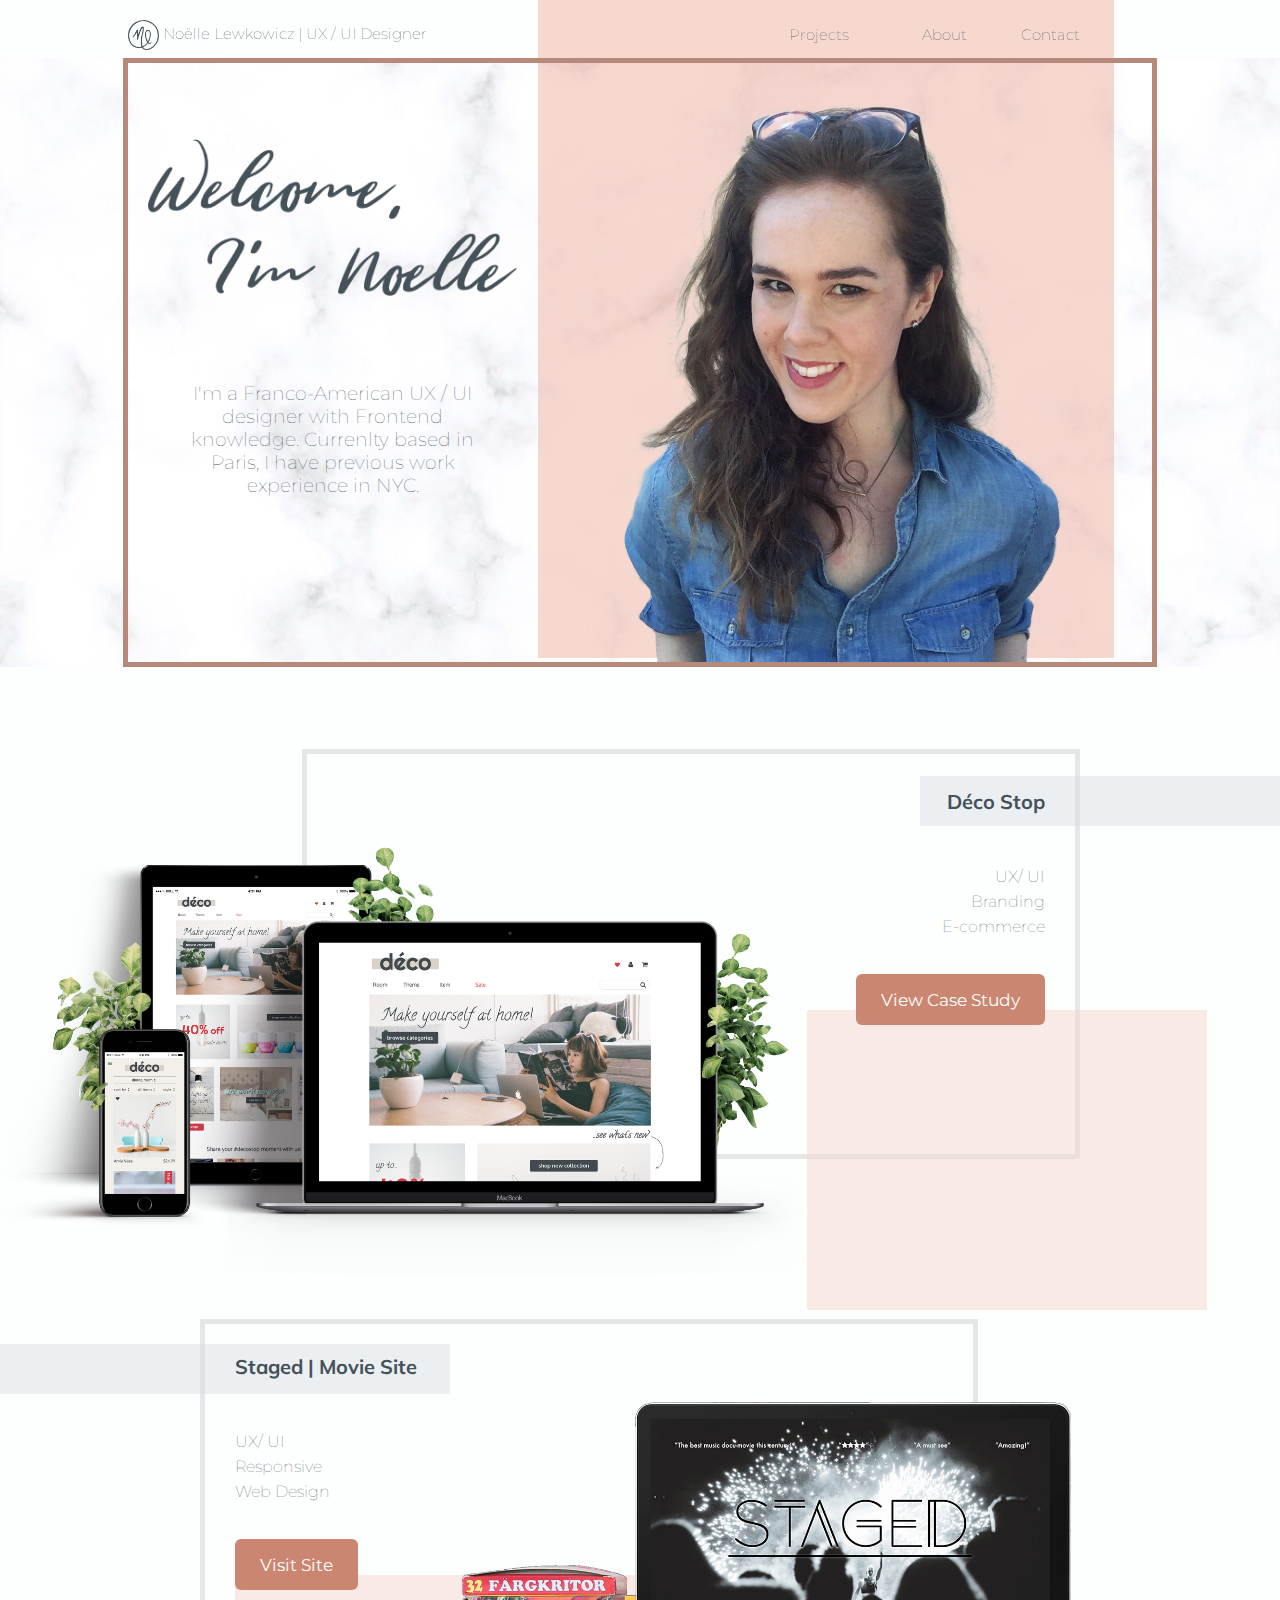
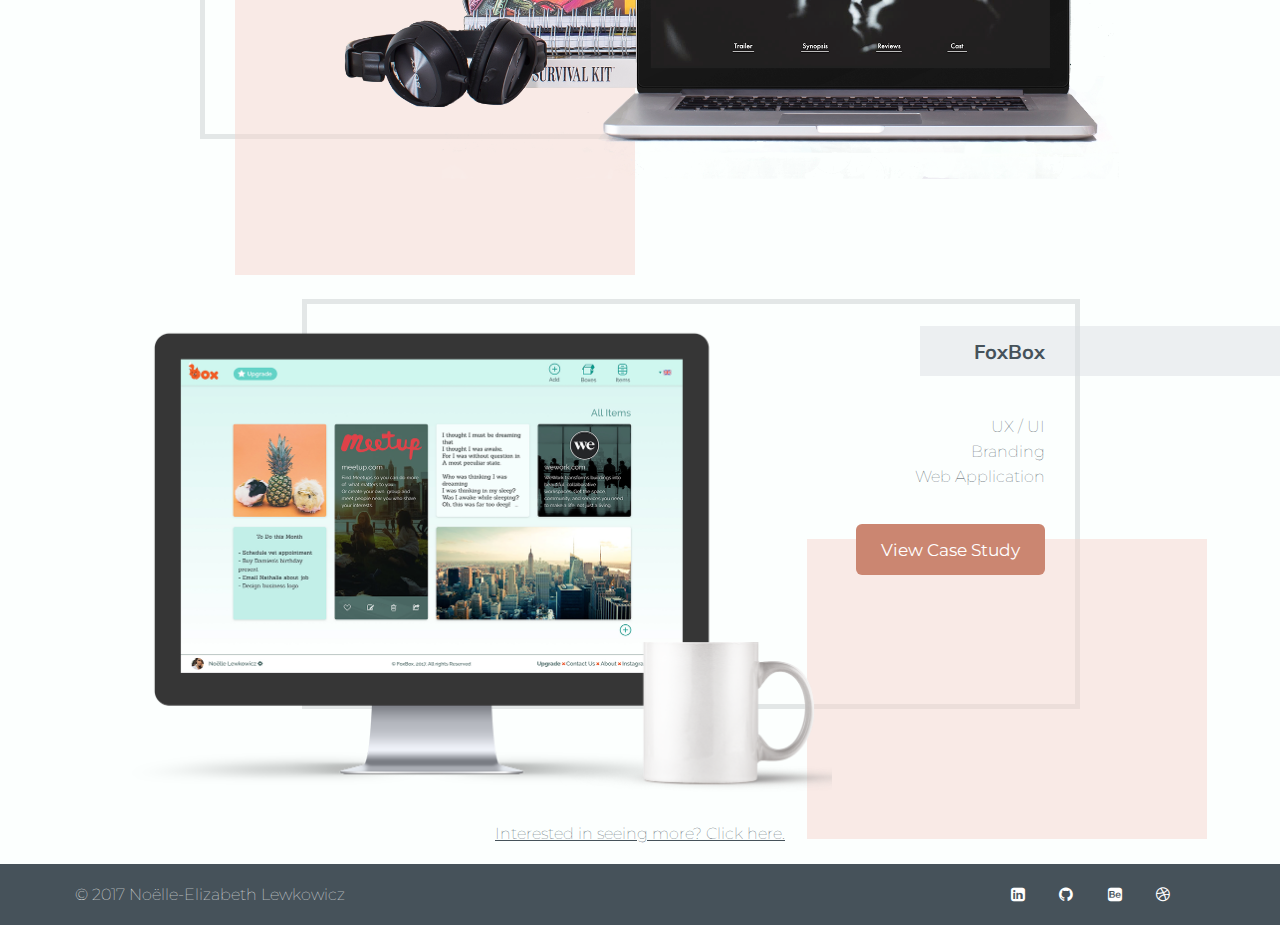
<file: index.html>
<!DOCTYPE html>
<html>
<head>
  <meta http-equiv="X-UA-Compatible" content="IE=Edge">
  <meta name="viewport" content="width=device-width, initial-scale=1">
  <meta charset="UTF-8">
  <meta name="keywords" content="Noelle, Lewkowicz, designer, portfolio, designs, noelleliza, webdesigner, webdesign, ux, ui">
  <meta name="description" content="Noelle Lewkowicz's Design portfolio">
  <meta property="og:image" name="twitter:image" content="images/meta.png">

  <title>Noëlle Lewkowicz | Portfolio</title>

  <link rel="shortcut icon" href="images/logo-blue.png" />

  <link href="https://fonts.googleapis.com/css?family=Montserrat:300,400,500,700|Muli:400,700" rel="stylesheet">

  <link rel="stylesheet" href="styles/font-awesome.css">
  <link rel="stylesheet" href="styles/style.css">
  <link rel="stylesheet" href="styles/media-queries.css">

</head>

<body>
<!-- Resposive Navigation MOBILE-->
<div id="topNav" class="navigation">
  <span id="closebtn" onclick="navToggle()">
      <span class="line1"></span>
      <span class="line2"></span>
      <span class="line3"></span>
  </span>
<div class="logo">
  <p>Noëlle Lewkowicz</p>
</div>

<ul class="menulist">
  <li><a href="index.html"><img src="images/logo-white.png"/></a></li>
  <li><a class="menuitems" href="#">Projects</a></li>
  <li><a class="menuitems" href="about.html">About</a></li>
  <li><a class="menuitems" href="contact.html">Contact</a></li>
</ul>
</div>

<div id="main">
</div>

<!-- Nav Bar -->
<div class="nav navbar-fixed-top">
  <ul class="navbar">
    <li><a href="index.html"><img src="images/logo-blue.png"> Noëlle Lewkowicz | UX / UI Designer</a></li>
    <li><a href="#Projects">Projects</a></li>
      <!-- dropdown-->
 <!--      <ul>
        <li><a href="">Project 1</a></li>
        <li><a href="">Project 2</a></li>
        <li><a href="">Project 3</a></li>
        <li><a href="">Project 4</a></li>
      </ul>
 -->    <li><a href="about.html">About</a></li>
    <li><a href="contact.html">Contact</a></li>
  </ul>
</div>

<!--Hero-->
<section class="hero">
  <div class="hero-frame">
    <div class="hero-left">
      <img src="images/welcome-noelle.png">
      <p class="box-text">I'm a Franco-American UX / UI designer with Frontend knowledge. Currenlty based in Paris, I have previous work experience in NYC.</p>
    </div>
    <div class="hero-right">
      <img src="images/noelle.png">
    </div>
  </div>
  <div id="hero-box">
  </div>
</section>

<!-- Projects-->
<section id="Projects">

  <div class="project right">
    <img src="images/decostop-mockup.png" id="deco">
    <div class="box-third">
     <div class="blue-bar"></div>
      <h3>Déco Stop</h3>
      <p class="section-text">UX/ UI<br>Branding<br>E-commerce</p>
      <a href="case-studies/decostop.html" class="button">View Case Study</a>
      <div class="pink-bar"></div>
    </div>

  </div>
    <div class="project left">
    <img src="images/staged.png" id="staged">
    <div class="box-third">
      <div class="blue-bar"></div>
      <h3>Staged | Movie Site</h3>
      <p class="section-text">UX/ UI<br>Responsive<br>Web Design</p>
      <a target="_blank" href="https://noelleliza.github.io/Staged-movie-site/" class="button">Visit Site</a>
      <div class="pink-bar"></div>
    </div>
  </div>

    <div class="project right">
    <img src="images/foxbox-mockup.png" id="foxbox">
    <div class="box-third">
     <div class="blue-bar"></div>
      <h3>FoxBox</h3>
      <p class="section-text">UX / UI<br>Branding<br>Web Application</p>
      <div class="pink-bar"></div>
      <a href="case-studies/foxbox.html" class="button">View Case Study</a>
    </div>
  </div>

  <div class="more"><a target="_blank" href="https://www.behance.net/noellelewke403"> Interested in seeing more? Click here.</a></div>
</section>

<!-- Footer -->
<footer>
  <div class="foot">
  <ul class="footer">
    <li>&copy; 2017 Noëlle-Elizabeth Lewkowicz</li>
    <li><a href="https://www.linkedin.com/in/noelle-lewkowicz/"><i class="fa fa-linkedin-square" aria-hidden="true"></i></a></li>
    <li><a href="https://github.com/Noelleliza"><i class="fa fa-github" aria-hidden="true"></i></a></li>
    <li><a href="https://www.behance.net/noellelewke403"><i class="fa fa-behance-square" aria-hidden="true"></i></a></li>
    <li><a href="https://dribbble.com/Noelleliza"><i class="fa fa-dribbble" aria-hidden="true"></i></a></li>
  </ul>
  </div>
</footer>

  <script src="https://code.jquery.com/jquery-2.1.3.min.js"></script>
  <script src="javascript/tools.js"></script>
  <script>
  (function(i,s,o,g,r,a,m){i['GoogleAnalyticsObject']=r;i[r]=i[r]||function(){
  (i[r].q=i[r].q||[]).push(arguments)},i[r].l=1*new Date();a=s.createElement(o),
  m=s.getElementsByTagName(o)[0];a.async=1;a.src=g;m.parentNode.insertBefore(a,m)
  })(window,document,'script','https://www.google-analytics.com/analytics.js','ga');

  ga('create', 'UA-102481380-1', 'auto');
  ga('send', 'pageview');
</script>

</body>
</html>
</file>
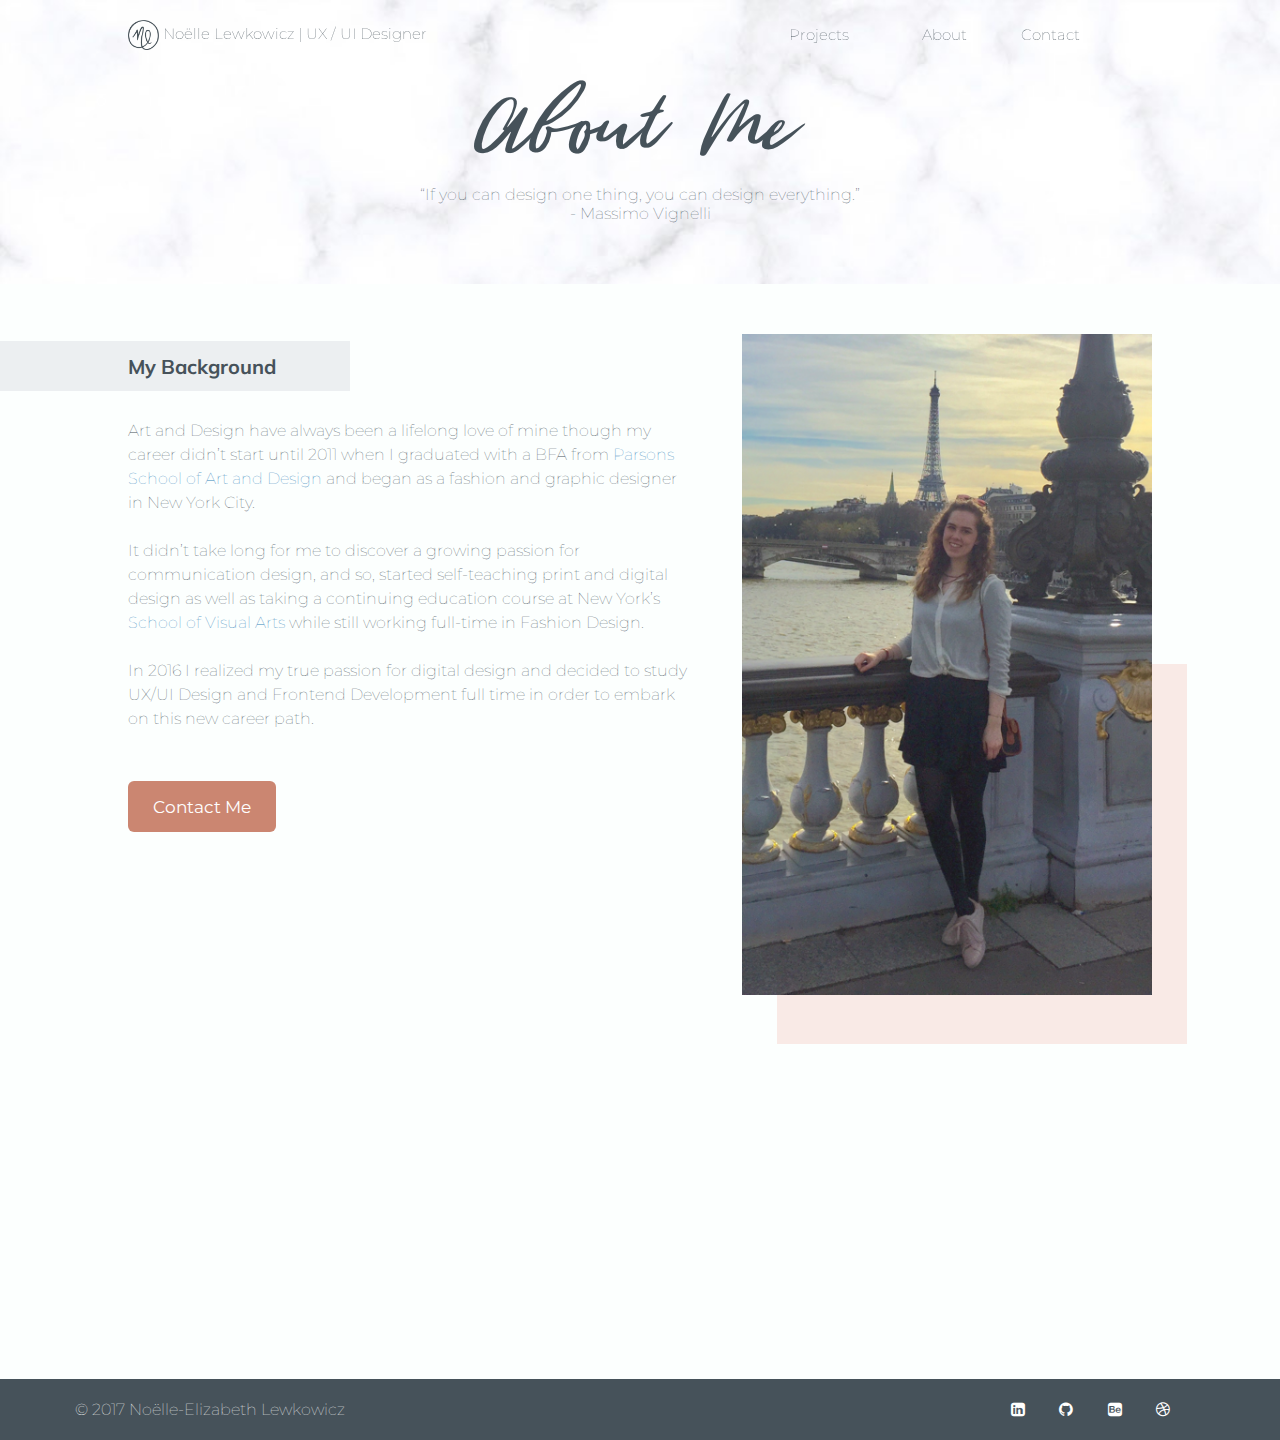
<file: about.html>
<!DOCTYPE html>
<html>
<head>
  <meta http-equiv="X-UA-Compatible" content="IE=Edge">
  <meta name="viewport" content="width=device-width, initial-scale=1">
  <meta charset="UTF-8">

  <title>Noëlle Lewkowicz | About</title>

  <link rel="shortcut icon" href="images/logo-blue.png" />

  <link href="https://fonts.googleapis.com/css?family=Montserrat:300,400,500,700|Muli:400,700" rel="stylesheet">

  <link rel="stylesheet" href="styles/font-awesome.css">
  <link rel="stylesheet" href="styles/style.css">
  <link rel="stylesheet" href="styles/about.css">
  <link rel="stylesheet" href="styles/media-queries.css">

</head>

<body>
 <!-- Resposive Navigation MOBILE-->
<!-- <div class="hamburger" id="menu">
<a href="#" class="burger"> &#9776;</a>
<img src="images/logo-white.png" class="burger">
<p class="burger">Noëlle Lewkowicz</p>
</div> -->

<div id="topNav" class="navigation">
  <span id="closebtn" onclick="navToggle()">
      <span class="line1"></span>
      <span class="line2"></span>
      <span class="line3"></span>
  </span>
<div class="logo">
  <p>Noëlle Lewkowicz</p>
</div>

<ul class="menulist">
  <li><a href="index.html"><img src="images/logo-white.png"/></a></li>
  <li><a class="menuitems" href="index.html">Projects</a></li>
  <li><a class="menuitems" href="about.html">About</a></li>
  <li><a class="menuitems" href="contact.html">Contact</a></li>
</ul>
</div>

<div id="main">
</div>

<!-- Nav Bar -->
<div class="nav">
  <ul class="navbar">
    <li><a href="index.html"><img src="images/logo-blue.png"> Noëlle Lewkowicz | UX / UI Designer</a></li>
    <li><a href="index.html#Projects">Projects</a></li>
      <!-- dropdown-->
 <!--      <ul>
        <li><a href="">Project 1</a></li>
        <li><a href="">Project 2</a></li>
        <li><a href="">Project 3</a></li>
        <li><a href="">Project 4</a></li>
      </ul>
 -->    <li><a href="about.html">About</a></li>
    <li><a href="contact.html">Contact</a></li>
  </ul>
</div>

<!-- ABOUT PAGE BODY -->

<!-- Header -->
<section class="header">
  <div class="header-container">
    <img src="images\about-me.png">
    <p>“If you can design one thing, you can design everything.”
    <br>- Massimo Vignelli</p>
  </div>
</section>

<!-- MAIN -->
<div class="for-box">
<section class="bio">
  <div class="about-left">
    <div class="blue-bar"></div>
    <h3>My Background</h3>
    <p class="bio-text">Art and Design have always been a lifelong love of mine though my career didn’t start until 2011 when I graduated with a BFA from <a target="_blank" href="http://www.newschool.edu/parsons/" class="school">Parsons School of Art and Design</a> and began as a fashion and graphic designer in New York City.<br><br>

    It didn’t take long for me to discover a growing passion for communication design, and so, started self-teaching print and digital design as well as taking a continuing education course at New York’s <a href="http://www.sva.edu/" class="school">School of Visual Arts</a> while still working full-time in Fashion Design.<br><br>

    In 2016 I realized my true passion for digital design and decided to study UX/UI Design and Frontend Development full time in order to embark on this new career path.
    </p>
    <a href="contact.html" class="button">Contact Me</a>
  </div>

  <div class="about-right">
    <img src="images/noelle-paris.png">
    <div class="pink box"></div>
  </div>
</section>
</div>

<!-- Footer -->
<section>
  <div class="foot">
  <ul class="footer">
    <li>&copy; 2017 Noëlle-Elizabeth Lewkowicz</li>
    <li><a href="https://www.linkedin.com/in/noelle-lewkowicz/"><i class="fa fa-linkedin-square" aria-hidden="true"></i></a></li>
    <li><a href="https://github.com/Noelleliza"><i class="fa fa-github" aria-hidden="true"></i></a></li>
    <li><a href="https://www.behance.net/noellelewke403"><i class="fa fa-behance-square" aria-hidden="true"></i></a></li>
    <li><a href="https://dribbble.com/Noelleliza"><i class="fa fa-dribbble" aria-hidden="true"></i></a></li>
  </ul>
  </div>
  </section>

<script src="https://code.jquery.com/jquery-2.1.3.min.js"></script>
<script src="javascript/tools.js"></script>
<script>
  (function(i,s,o,g,r,a,m){i['GoogleAnalyticsObject']=r;i[r]=i[r]||function(){
  (i[r].q=i[r].q||[]).push(arguments)},i[r].l=1*new Date();a=s.createElement(o),
  m=s.getElementsByTagName(o)[0];a.async=1;a.src=g;m.parentNode.insertBefore(a,m)
  })(window,document,'script','https://www.google-analytics.com/analytics.js','ga');

  ga('create', 'UA-102481380-1', 'auto');
  ga('send', 'pageview');

</script>
</body>
</html>
</file>
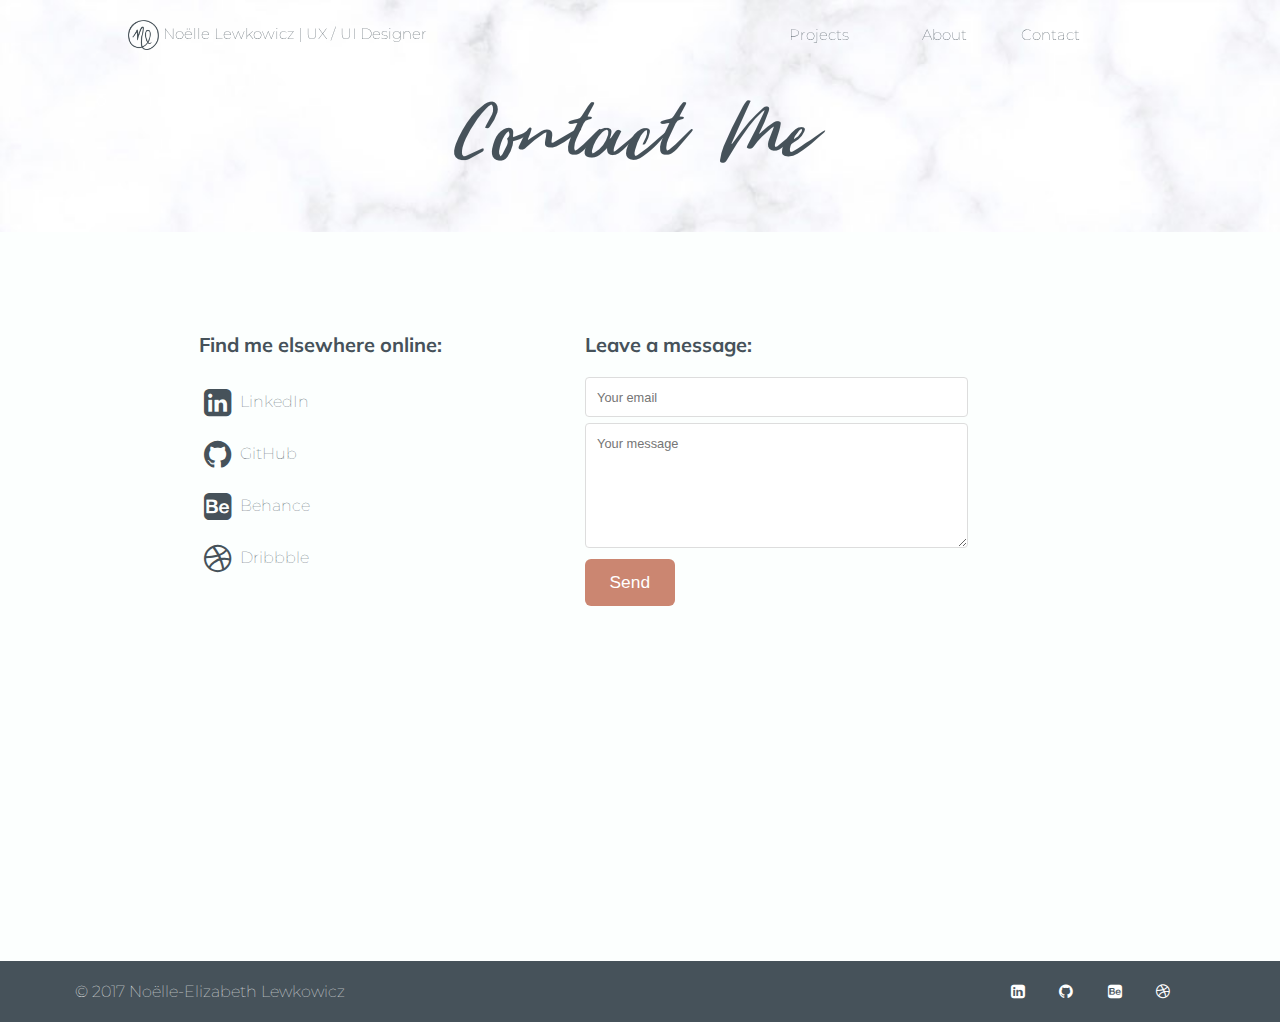
<file: contact.html>
<!DOCTYPE html>
<html>
<head>
  <meta http-equiv="X-UA-Compatible" content="IE=Edge">
  <meta name="viewport" content="width=device-width, initial-scale=1">
  <meta charset="UTF-8">
  
  <title>Noëlle Lewkowicz | Contact</title>

  <link rel="shortcut icon" href="images/logo-blue.png" />

  <link href="https://fonts.googleapis.com/css?family=Montserrat:300,400,500,700|Muli:400,700" rel="stylesheet">

  <link rel="stylesheet" href="styles/font-awesome.css">
  <link rel="stylesheet" href="styles/style.css">
  <link rel="stylesheet" href="styles/contact.css">
  <link rel="stylesheet" href="styles/media-queries.css">

</head>

<body>
 <!-- Resposive Navigation MOBILE-->
<!-- <div class="hamburger" id="menu">
<a href="#" class="burger"> &#9776;</a>
<img src="images/logo-white.png" class="burger">
<p class="burger">Noëlle Lewkowicz</p>
</div> -->

<div id="topNav" class="navigation">
  <span id="closebtn" onclick="navToggle()">
      <span class="line1"></span>
      <span class="line2"></span>
      <span class="line3"></span>
  </span>
<div class="logo">
  <p>Noëlle Lewkowicz</p>
</div>

<ul class="menulist">
  <li><a href="index.html"><img src="images/logo-white.png"/></a></li>
  <li><a class="menuitems" href="index.html">Projects</a></li>   
  <li><a class="menuitems" href="about.html">About</a></li>        
  <li><a class="menuitems" href="contact.html">Contact</a></li>
</ul>     
</div>

<div id="main">
</div>

<!-- Nav Bar -->
<div class="nav">
  <ul class="navbar">
    <li><a href="index.html"><img src="images/logo-blue.png"> Noëlle Lewkowicz | UX / UI Designer</a></li>
    <li><a href="index.html#Projects">Projects</a></li>
      <!-- dropdown-->
 <!--      <ul>
        <li><a href="">Project 1</a></li>
        <li><a href="">Project 2</a></li>
        <li><a href="">Project 3</a></li>
        <li><a href="">Project 4</a></li>
      </ul>
 -->    <li><a href="about.html">About</a></li>
    <li><a href="contact.html">Contact</a></li>
  </ul>
</div>


<!-- Header -->
<section class="header">
  <div class="header-container">
    <img src="images\contact-me.png">
    <!-- <p>“If you can design one thing, you can design everything.” 
    <br>- Massimo Vignelli</p> -->
  </div>
</section>

<!--! MAIN -->

<section>
<div class="contact">
  <div class="social">
  <h3>Find me elsewhere online:</h3>
  <ul>
    <li><a href="https://www.linkedin.com/in/noelle-lewkowicz/"><i class="fa fa-linkedin-square" aria-hidden="true"></i> LinkedIn</a></li>
    <li><a href="https://github.com/Noelleliza"><i class="fa fa-github" aria-hidden="true"></i> GitHub</a></li>
    <li><a href="https://www.behance.net/noellelewke403"><i class="fa fa-behance-square" aria-hidden="true"></i> Behance</a></li>
    <li><a href="https://dribbble.com/Noelleliza"><i class="fa fa-dribbble" aria-hidden="true"></i> Dribbble</a></li>
   </ul> 
  </div>
  <div class="input">
  <h3>Leave a  message:</h3>
   <form method="POST" action="https://formspree.io/noelle.lewkowicz@gmail.com">
      <label for="email" class="hide">Email</label>
      <input type="email" name="email" placeholder="Your email">
      <label for="message" class="hide">Your Message</label>
      <textarea name="message" placeholder="Your message"></textarea>
      <button type="submit" class="button">Send</button>
    </form>
  </div>
<!-- <h3>Email me at <a href="mailto:noelle.lewkowicz@gmail.com?" target="_top">noelle.lewkowicz@gmail.com</a></h3>
 -->
</div>
</section>


<!-- Footer -->
<section>
  <div class="foot">
  <ul class="footer">
    <li>&copy; 2017 Noëlle-Elizabeth Lewkowicz</li>
    <li><a href="https://www.linkedin.com/in/noelle-lewkowicz/"><i class="fa fa-linkedin-square" aria-hidden="true"></i></a></li>
    <li><a href="https://github.com/Noelleliza"><i class="fa fa-github" aria-hidden="true"></i></a></li>
    <li><a href="https://www.behance.net/noellelewke403"><i class="fa fa-behance-square" aria-hidden="true"></i></a></li>
    <li><a href="https://dribbble.com/Noelleliza"><i class="fa fa-dribbble" aria-hidden="true"></i></a></li>
  </ul>
  </div>
  </section>

  <script src="https://code.jquery.com/jquery-2.1.3.min.js"></script>
  <script src="javascript/tools.js"></script>
  <script>
  (function(i,s,o,g,r,a,m){i['GoogleAnalyticsObject']=r;i[r]=i[r]||function(){
  (i[r].q=i[r].q||[]).push(arguments)},i[r].l=1*new Date();a=s.createElement(o),
  m=s.getElementsByTagName(o)[0];a.async=1;a.src=g;m.parentNode.insertBefore(a,m)
  })(window,document,'script','https://www.google-analytics.com/analytics.js','ga');

  ga('create', 'UA-102481380-1', 'auto');
  ga('send', 'pageview');

</script>
</body>
</html>
</file>
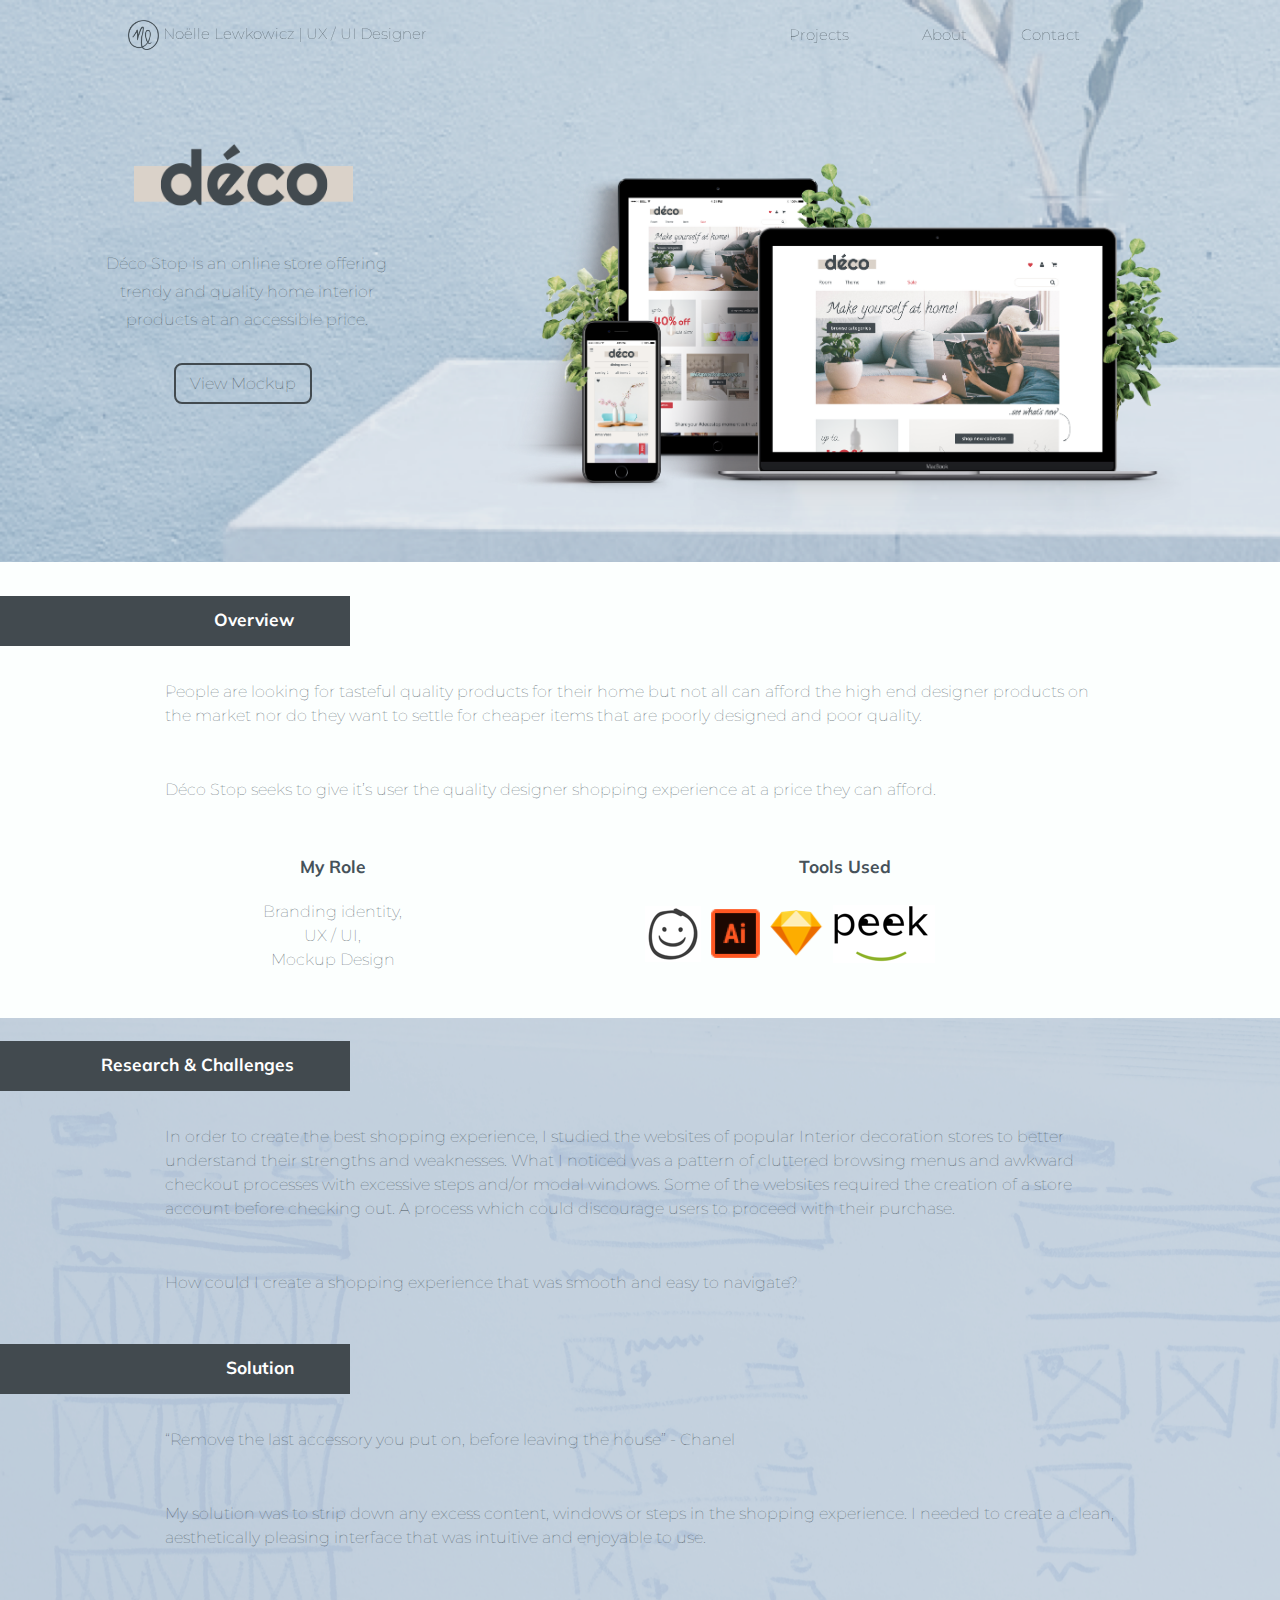
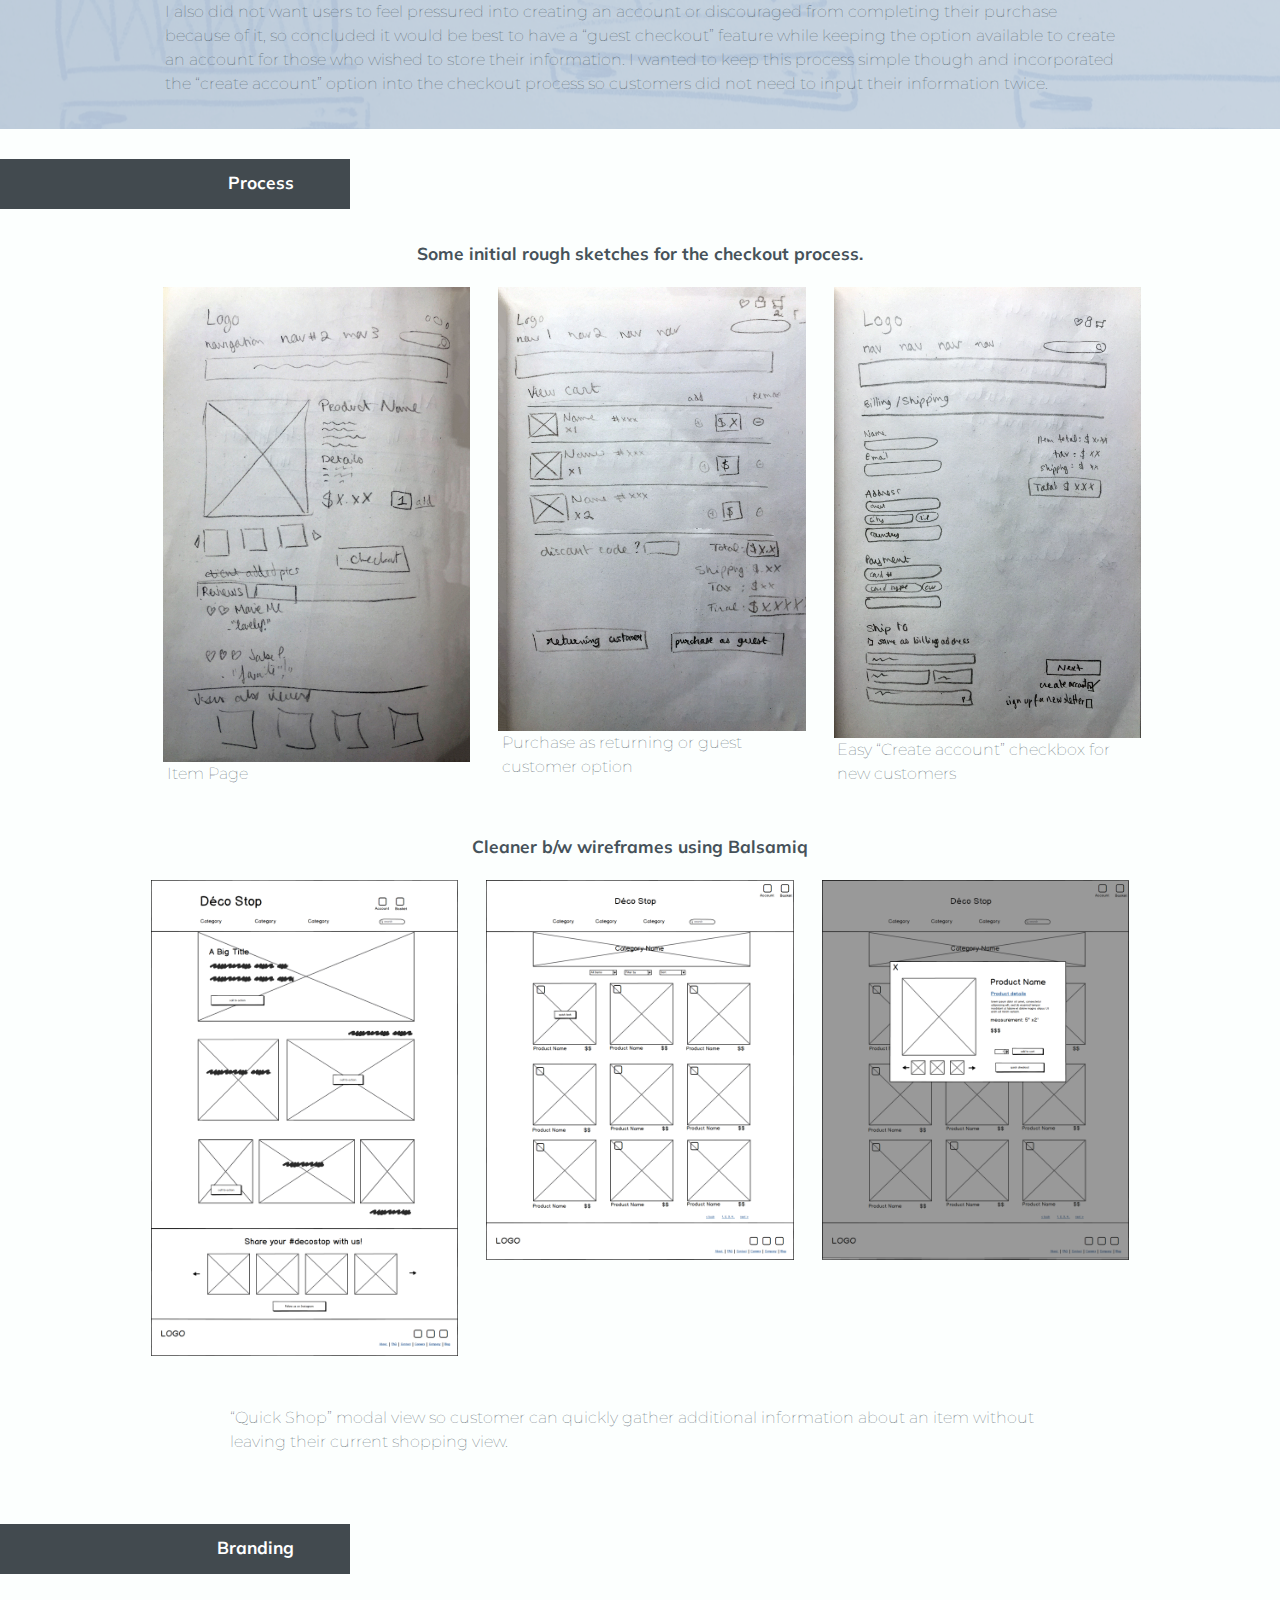
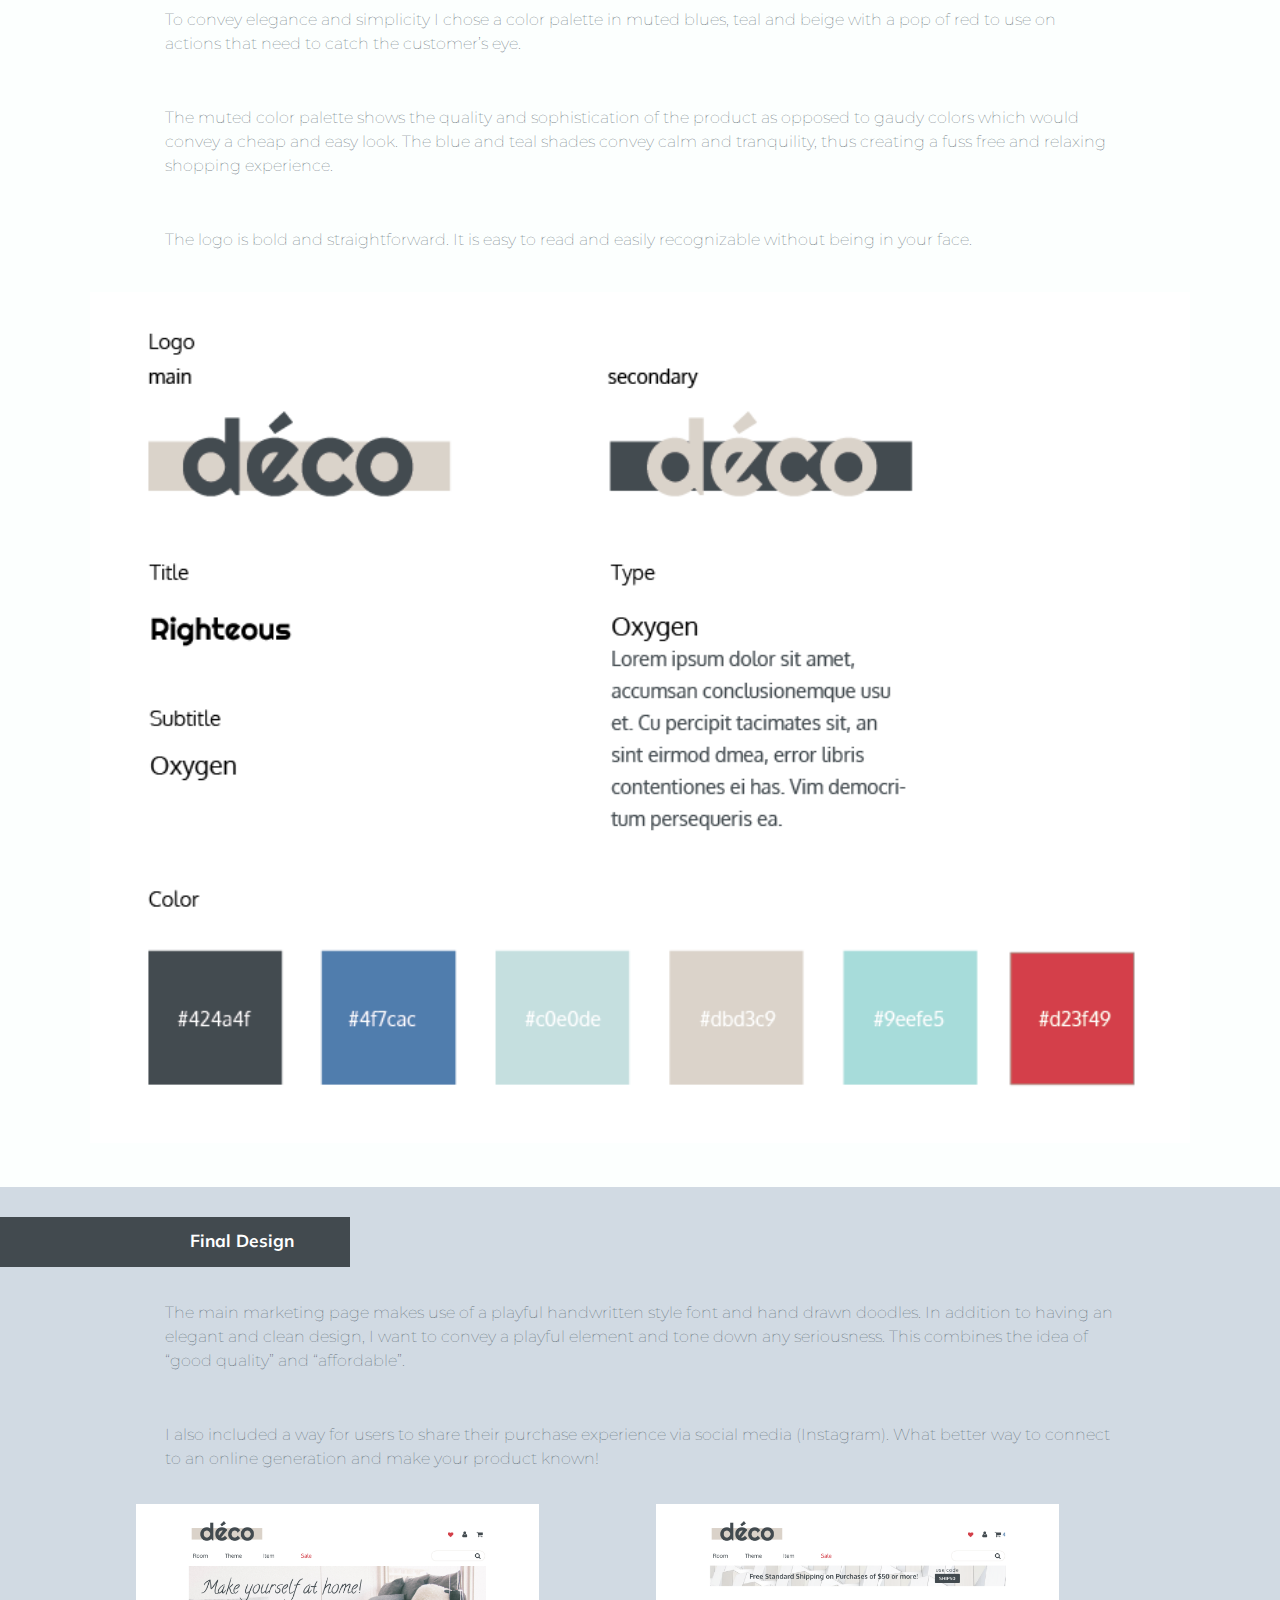
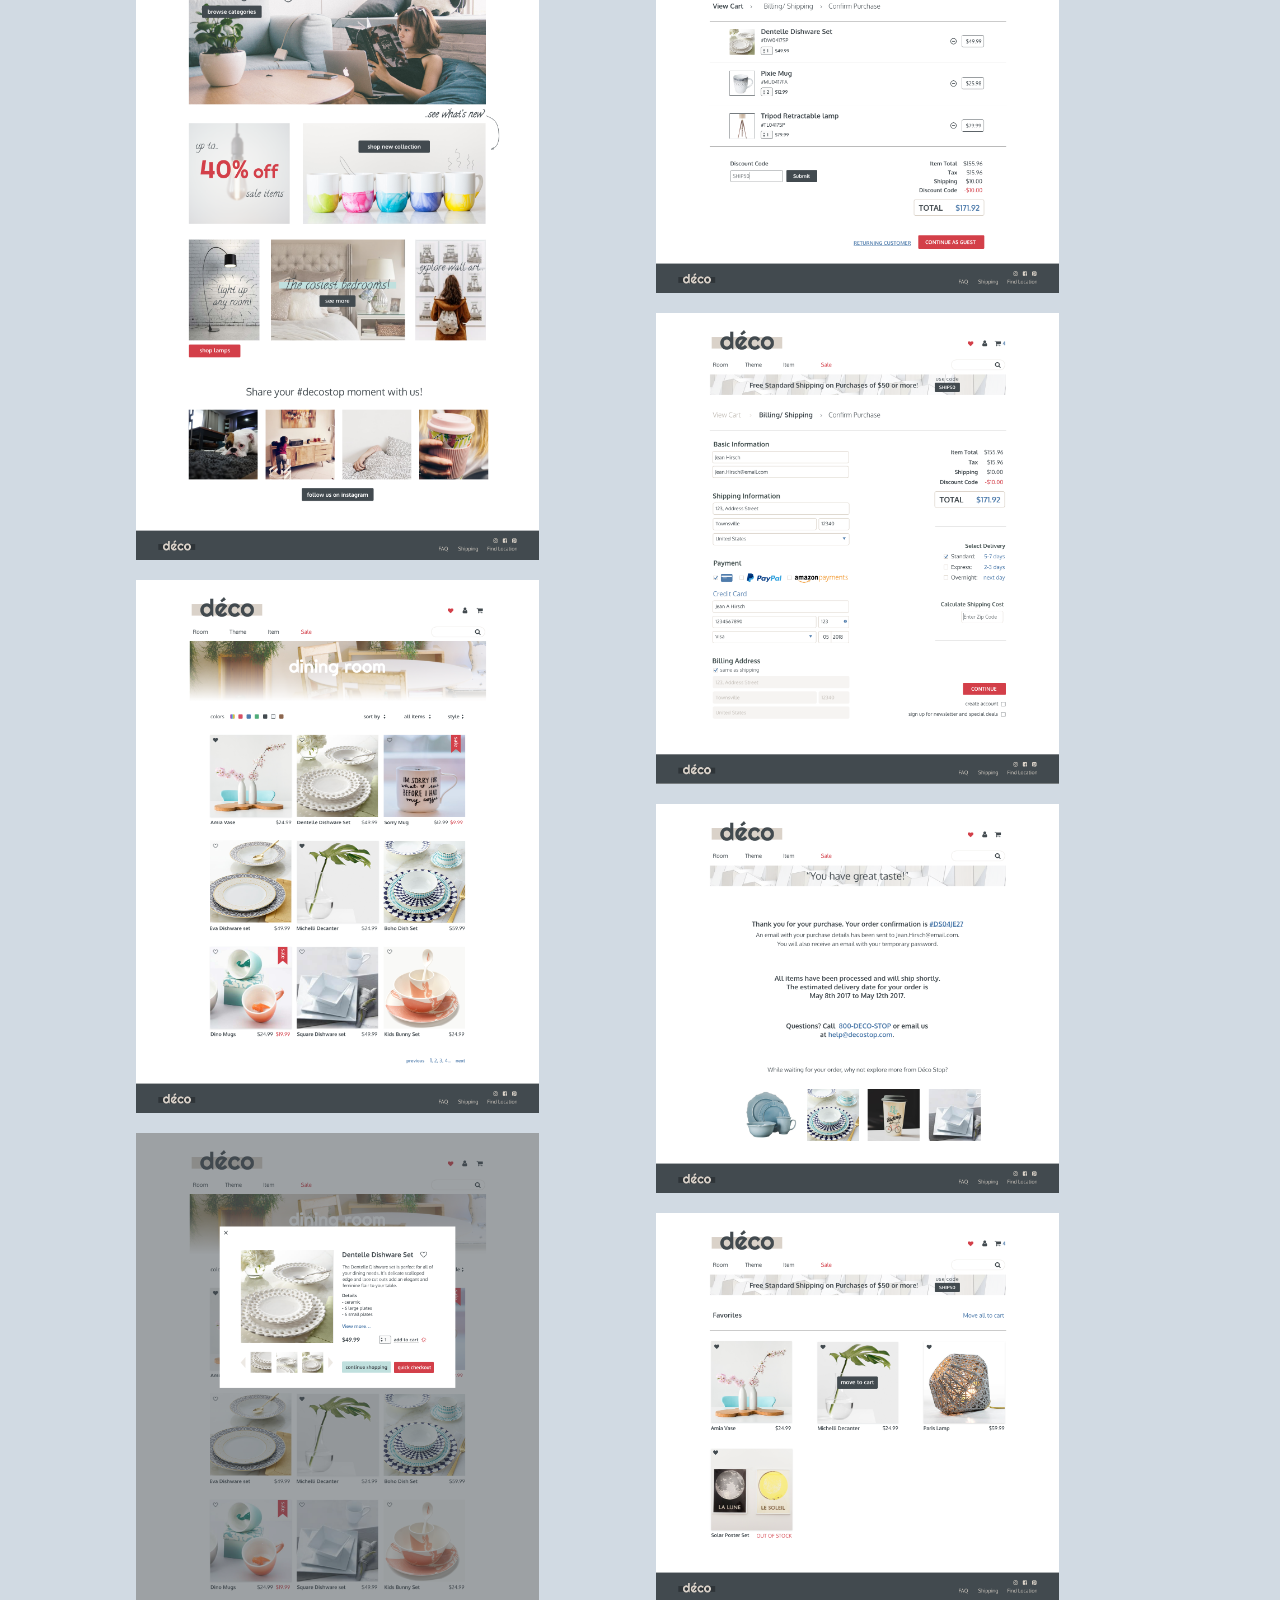
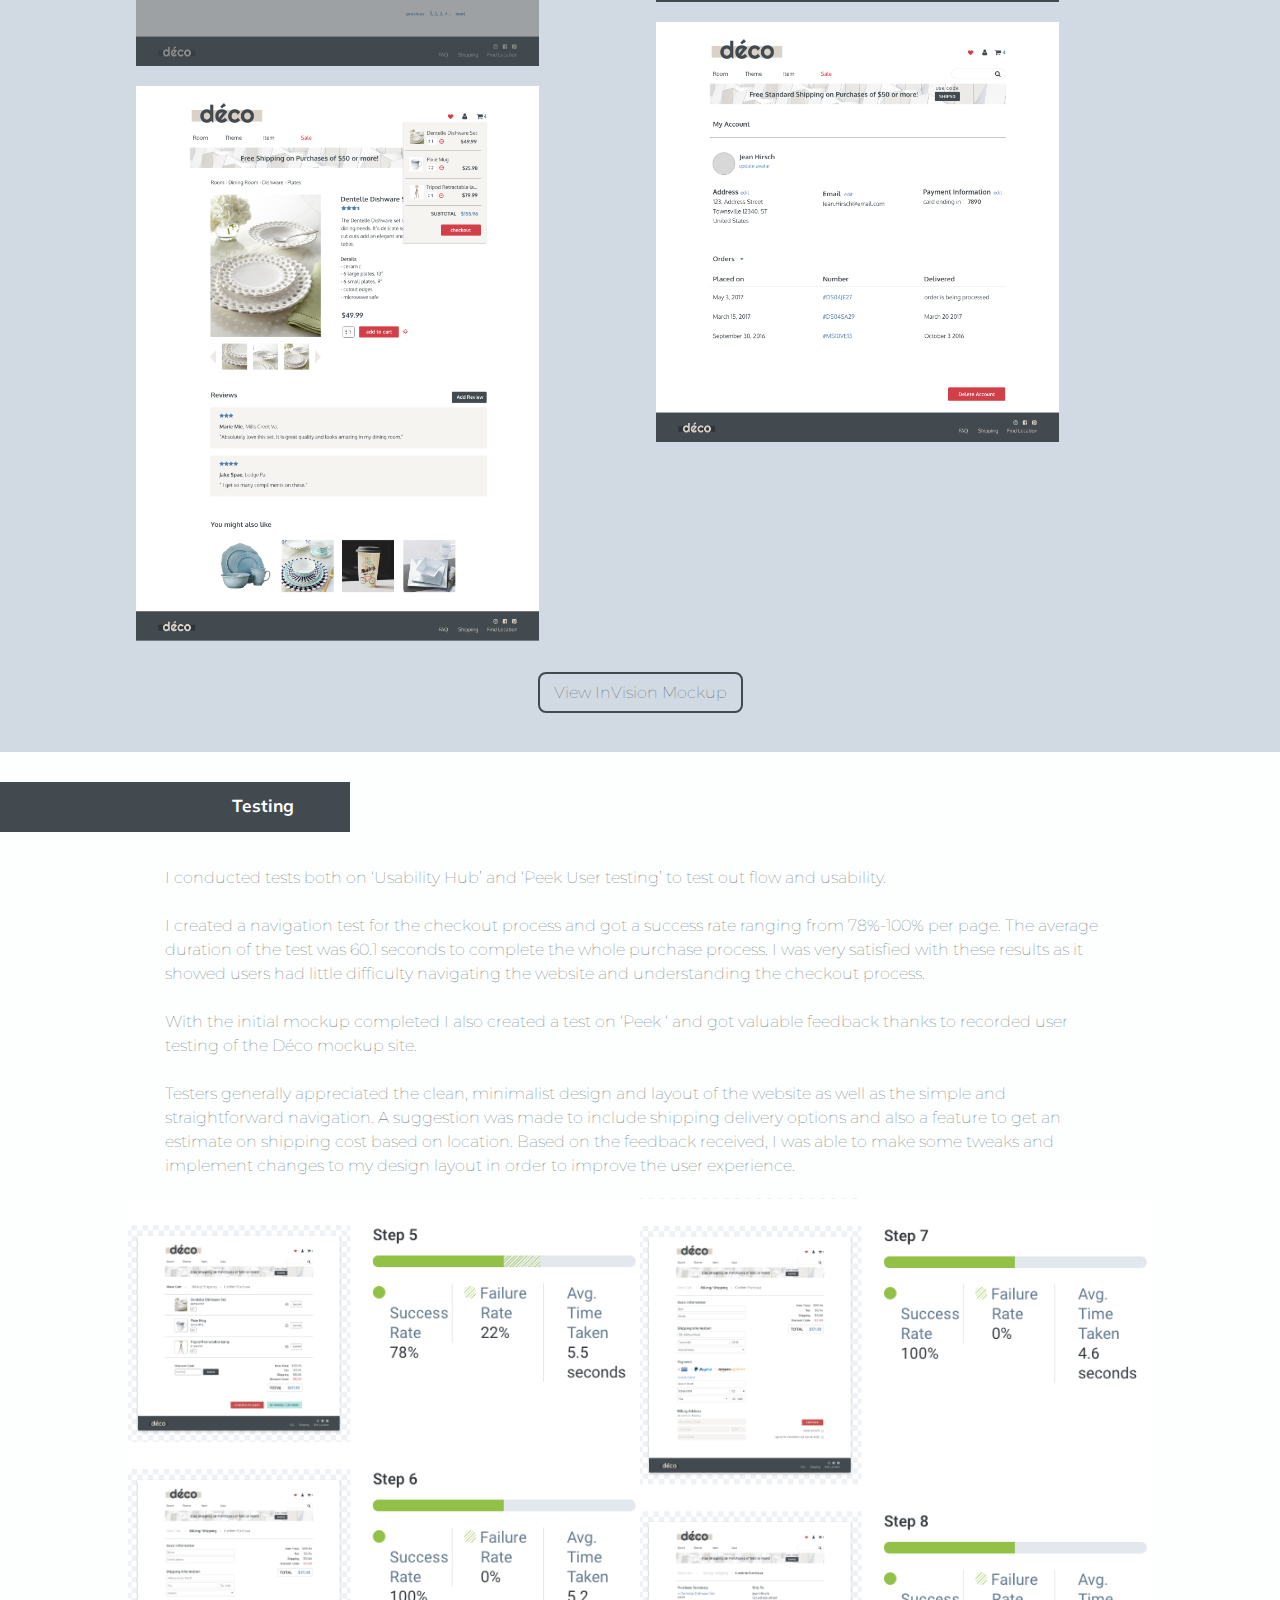
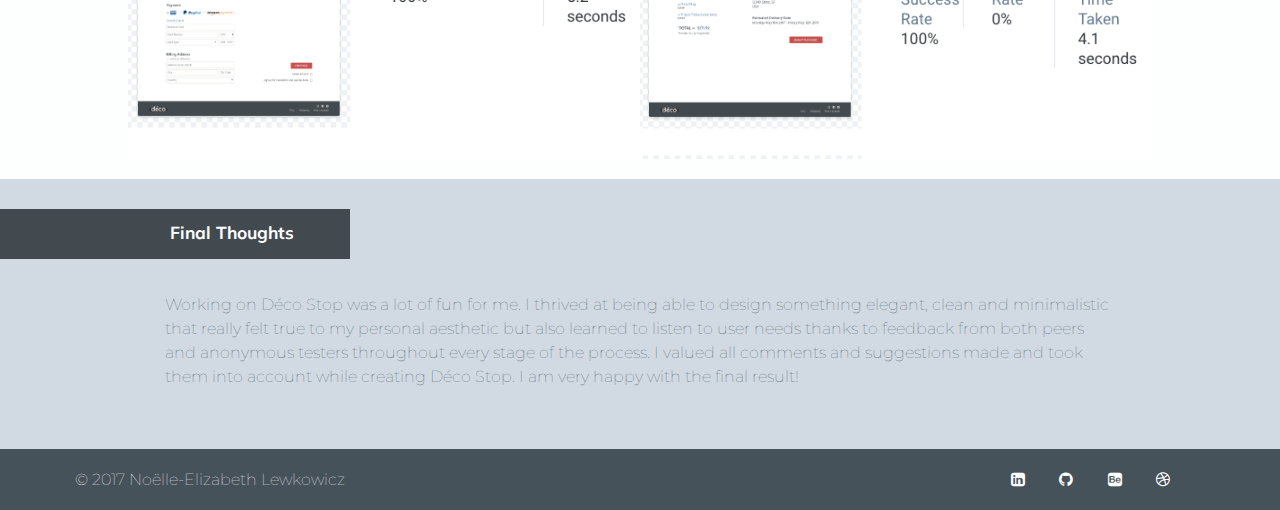
<file: case-studies/decostop.html>
<!DOCTYPE html>
<html>
<head>
  <meta http-equiv="X-UA-Compatible" content="IE=Edge">
  <meta name="viewport" content="width=device-width, initial-scale=1">
  <meta charset="UTF-8">

  <title>Noëlle Lewkowicz | Déco Stop Case Study</title>

  <link rel="shortcut icon" href="../images/logo-blue.png" />

  <link href="https://fonts.googleapis.com/css?family=Montserrat:300,400,500,700|Muli:400,700" rel="stylesheet">

  <link rel="stylesheet" href="../styles/font-awesome.css">
  <link rel="stylesheet" href="../styles/style.css">
  <link rel="stylesheet" href="../styles/case-study.css">
  <link rel="stylesheet" href="../styles/deco.css">
  <link rel="stylesheet" href="../styles/media-queries.css">


</head>

<body>
<!-- Resposive Navigation MOBILE-->
<div id="topNav" class="navigation">
  <span id="closebtn" onclick="navToggle()">
      <span class="line1"></span>
      <span class="line2"></span>
      <span class="line3"></span>
  </span>
<div class="logo">
  <p>Noëlle Lewkowicz</p>
</div>

<ul class="menulist">
  <li><a href="../index.html"><img src="../images/logo-white.png"/></a></li>
  <li><a class="menuitems" href="../index.html">Projects</a></li>
  <li><a class="menuitems" href="../about.html">About</a></li>
  <li><a class="menuitems" href="../contact.html">Contact</a></li>
</ul>
</div>

<div id="main">
</div>

<!-- Nav Bar -->
<div class="nav navbar-fixed-top">
  <ul class="navbar">
    <li><a href="../index.html"><img src="../images/logo-blue.png"> Noëlle Lewkowicz | UX / UI Designer</a></li>
    <li><a href="../index.html#Projects">Projects</a></li>
      <!-- dropdown-->
 <!--      <ul>
        <li><a href="">Project 1</a></li>
        <li><a href="">Project 2</a></li>
        <li><a href="">Project 3</a></li>
        <li><a href="">Project 4</a></li>
      </ul>
 -->    <li><a href="../about.html">About</a></li>
    <li><a href="../contact.html">Contact</a></li>
  </ul>
</div>

<!-- MAIN -->
<!-- Hero-->
<section class="fb-hero">
<div class="fb-third">
  <img src="../images/deco-logo.png" id="cs-logo">
  <p>Déco Stop is an online store offering trendy and quality home interior products at an accessible price.</p>
  <a target="_blank" href="https://invis.io/N6BGNNP5A#/230874699_1_Home_Page" class="dc-bttn">View Mockup</a>
</div>
<div class="fb-two-thirds">
  <img src="../images/decostop-mockup.png">
</div>
</section>

<!--Overview-->
<section class="overview">
  <div class="blue-bar"></div>
  <h4 class="section-title">Overview</h4>
  <p>People are looking for tasteful quality products for their home but not all can afford the high end designer products on the market nor do they want to settle for cheaper items that are poorly designed and poor quality.</p>
  <p>
  Déco Stop seeks to give it’s user the quality designer shopping experience at a price they can afford.
  </p>
  <div class="tools">
  <div class="fb-third">
    <h4>My Role</h4>
    <p> Branding identity,<br>
        UX / UI,<br>
        Mockup Design</p>
  </div>
  <div class="fb-two-thirds">
    <h4>Tools Used</h4>
    <ul>
      <li><img src="../images/balsamiq.png"></li>
      <li><img src="../images/ai.png"></li>
      <li><img src="../images/sketch.png"></li>
      <li><img src="../images/peek.png"></li>
    </ul>
  </div>
  </div>
</section>

<!-- Research + Challenges + Solution-->
<section class="research">
  <div class="blue-bar add-length"></div>
  <h4 class="section-title">Research & Challenges</h4>
  <p>In order to create the best shopping experience, I studied the websites of popular Interior decoration stores to better understand their strengths and weaknesses. What I noticed was a pattern of cluttered browsing menus and awkward checkout processes with excessive steps and/or modal windows.
  Some of the websites required the creation of a store account before checking out. A process which could discourage users to proceed with their purchase.</p>
  <p>
  How could I create a shopping experience that was smooth and easy to navigate?
  </p>
  <br>
  <div class="blue-bar"></div>
  <h4 class="section-title">Solution</h4>
  <p>“Remove the last accessory you put on, before leaving the house” - Chanel</p>
  <p>
  My solution was to strip down any excess content, windows or steps in the shopping experience. I needed to create a clean, aesthetically pleasing interface that was intuitive and enjoyable to use.</p>
  <p>
  I also did not want users to feel pressured into creating an account or discouraged from completing their purchase because of it, so concluded it would be best to have a “guest checkout” feature while keeping the option available to create an account for those who wished to store their information. I wanted to keep this process simple though and incorporated the “create account” option into the checkout process so customers did not need to input their information twice.
  </p>
</section>


<!-- Process / Wireframes-->
<section class="process">
  <div class="blue-bar"></div>
  <h4 class="section-title">Process</h4>
  <h4 class="centered-title">Some initial rough sketches for the checkout process.</h4>
  <div class="wf-container">
    <div class="process-wf">
      <img src="../images/dc-bw-wf1.jpg">
      <p>Item Page</p>
    </div>
    <div class="process-wf">
      <img src="../images/dc-bw-wf3.jpg">
      <p>Purchase as returning or guest customer option</p>
    </div>
    <div class="process-wf">
      <img src="../images/dc-bw-wf2.jpg">
      <p>Easy “Create account” checkbox for new customers</p>
    </div>
  </div>

  <h4 class="centered-title">Cleaner b/w wireframes using Balsamiq</h4>
  <div class="wf-container">
    <img class="process-wf" src="../images/dc-bw-wf4.png">
    <img class="process-wf" src="../images/dc-bw-wf5.png">
    <img  class="process-wf" src="../images/dc-bw-wf6.png">
    <p>“Quick Shop” modal view so customer can quickly gather additional information about an item without leaving their current shopping view.</p>
   </div>

</section>

<!-- BRANDING -->
<section class="branding">
  <div class="blue-bar"></div>
  <h4 class="section-title">Branding</h4>
  <p>To convey elegance and simplicity I chose a color palette in muted blues, teal and beige with a pop of red to use on actions that need to catch the customer’s eye.</p><p>
  The muted color palette shows the quality and sophistication of the product as opposed to gaudy colors which would convey a cheap and easy look. The blue and teal shades convey calm and tranquility, thus creating a fuss free and relaxing shopping experience.</p>
  <p>
  The logo is bold and straightforward. It is easy to read and easily recognizable without being in your face.</p>
  <img src="../images/deco-branding.png">
</section>

<!-- Final Design -->
<section class="final-design">
  <div class="blue-bar add-length"></div>
  <h4 class="section-title">Final Design</h4>
  <p>The main marketing page makes use of a playful handwritten style font and hand drawn doodles.
  In addition to having an elegant and clean design, I want to convey a playful element and tone down any seriousness. This combines the idea of “good quality” and “affordable”.</p><p>
  I also included a way for users to share their purchase experience via social media (Instagram). What better way to connect to an online generation and make your product known!
  </p>
  <!--gallery-->
  <div class="flex-contain">
  <div class="image-gallery">
    <img src="../images/dc-wf1.png" class="long" />
    <img src="../images/dc-wf2.png"/>
    <img src="../images/dc-wf3.png"/>
    <img src="../images/dc-wf4.png"/>
    <img src="../images/dc-wf5.png"/>
    <img src="../images/dc-wf6.png"/>
    <img src="../images/dc-wf7.png"/>
    <img src="../images/dc-wf8.png"/>
    <img src="../images/dc-wf9.png"/>
  </div>
 </div>
 <div class="gallery-bttns">
  <a target="_blank" href="https://invis.io/N6BGNNP5A#/230874699_1_Home_Page" class="dc-bttn">View InVision Mockup</a>
 </div>
</section>

<!-- Testing -->
<section class="testing">
  <div class="blue-bar"></div>
  <h4 class="section-title">Testing</h4>
  <p>I conducted tests both on ‘Usability Hub’ and ‘Peek User testing’ to test out flow and usability.
  <br><br>
  I created a navigation test for the checkout process and got a success rate ranging from 78%-100% per page. The average duration of the test was 60.1 seconds to complete the whole purchase process. I was very satisfied with these results as it showed users had little difficulty navigating the website and understanding the checkout process.
  <br><br>
  With the initial mockup completed I also created a test on ‘Peek ‘ and got valuable feedback thanks to  recorded user testing of the Déco mockup site.
  <br><br>
  Testers generally appreciated the clean, minimalist design and layout of the website as well as the simple and straightforward navigation. A suggestion was made to include shipping delivery options and also a feature to get an estimate on shipping cost based on location. Based on the feedback received, I was able to make some tweaks and implement changes to my design layout in order to improve the user experience.</p>
  <div class="wf-container">
<!--     <img src="../images/dc-heatmap.png">
 -->    <img src="../images/dc-flow-test.png">
  </div>
</section>


<!-- FINAL THOUGHTS-->
<section class="final-thoughts">
  <div class="blue-bar add-length"></div>
  <h4 class="section-title">Final Thoughts</h4>
  <p>Working on Déco Stop was a lot of fun for me. I thrived at being able to design something elegant, clean and minimalistic that really felt true to my personal aesthetic but also learned to listen to user needs thanks to feedback from both peers and anonymous testers throughout every stage of the process. I valued all comments and suggestions made and took them into account while creating Déco Stop.  I am very happy with the final result!</p>
</section>


<!-- Footer -->
<footer>
  <div class="foot">
  <ul class="footer">
    <li>&copy; 2017 Noëlle-Elizabeth Lewkowicz</li>
    <li><a href="https://www.linkedin.com/in/noelle-lewkowicz/"><i class="fa fa-linkedin-square" aria-hidden="true"></i></a></li>
    <li><a href="https://github.com/Noelleliza"><i class="fa fa-github" aria-hidden="true"></i></a></li>
    <li><a href="https://www.behance.net/noellelewke403"><i class="fa fa-behance-square" aria-hidden="true"></i></a></li>
    <li><a href="https://dribbble.com/Noelleliza"><i class="fa fa-dribbble" aria-hidden="true"></i></a></li>
  </ul>
  </div>
</footer>
  <script src="https://code.jquery.com/jquery-2.1.3.min.js"></script>
  <script src="../javascript/tools.js"></script>
  <script>
  (function(i,s,o,g,r,a,m){i['GoogleAnalyticsObject']=r;i[r]=i[r]||function(){
  (i[r].q=i[r].q||[]).push(arguments)},i[r].l=1*new Date();a=s.createElement(o),
  m=s.getElementsByTagName(o)[0];a.async=1;a.src=g;m.parentNode.insertBefore(a,m)
  })(window,document,'script','https://www.google-analytics.com/analytics.js','ga');

  ga('create', 'UA-102481380-1', 'auto');
  ga('send', 'pageview');

</script>
</body>
</html>
</file>
<file: styles/style.css>
body {
  background-color: #fcfffe;
  font-family: 'Montserrat', 'Muli', sans-serif;
  color: #46525A;
  margin: 0;
  min-height: 100%;
  font-weight: lighter;
}

*,
*:before,
*:after {
  box-sizing: inherit;
}

.navbar img {
  max-height: 30px;
  vertical-align: middle;
}

.box-text {
  font-size: 14pt;
}

h3 {
  font-family: 'Muli', 'Montserrat', sans-serif;
  font-weight: bold;
  font-size: 15pt;
  position: relative;
  z-index: 2000;
}

/*NAVIGATION*/
.navbar {
  width: 80%;
  display: table;
  border-collapse: collapse;
  margin: 20px auto 7px;
  position: relative;
  z-index: 3000;
  font-weight: lighter;
  font-size: 11pt;
}

 ul: first-child{
  margin-right: 5px;
}

li{
  display: table-cell;
  text-decoration: none;
  text-align: left;
  box-sizing: border-box;
  vertical-align: middle;
}

a {
  text-decoration: none;
  color: #46525A;
}

a img {
  max-width: 45px;
}

.nav {
  position: fixed;
  width: 100%;
  z-index: 4000;
  transition-duration: 1s;
}

/*HERO*/
.hero {
  background: url(../images/marble.jpg) no-repeat top center;
  background-size: cover;
  top: 58px;
  position: relative;
  margin-bottom: 60px;
}

.hero-frame{
  border: #B6897B solid 5px;
  width: 80%;
  padding-top: 15px;
  /*height: 100%;*/
  margin: auto;
  margin-bottom: 25px;
  position: relative;
  overflow: hidden;
  z-index: 2000;
}

.hero-left{
  float: left;
  width: 40%;
  text-align: center;
  font-weight: lighter;
}

.hero-left img {
  width: 90%;
  padding-top: 15%;
}

.hero-left p {
  width: 70%;
  margin: auto;
  padding-top: 20%;
  padding-bottom: 20%;
}

.hero-right {
  float: right;
  width: 60%;
  text-align: center;
}

.hero-right img {
  width: 80%;
  display: block;
  margin: auto;
}

#hero-box {
  background-color: rgba(240, 177, 160, 0.5)/*#F0B1A0*/;
  width: 45%;
  height: 715px;
  position: absolute;
  top: -115px;
  right: 13%;
  z-index: 1000;

}

/*PROJECTS*/

.projects {
  text-align: center;
}

.project {
  border: rgba(97, 107, 114, 0.16) solid 5px;
  width: 60%;
  height: 400px;
  margin: 80px 200px;
  position: inherit;
  z-index: 2000;
}

.button {
  background: #CB8671;
  border-radius: 6px;
  color: white;
  padding: 15px 25px;
  font-weight: 400;
  font-size: 13pt;
  text-align: center;
  position: relative;
  z-index: 2000;
}

.button:hover{
    color: #CB8671;
    cursor: pointer;
    background: #F6E1DA;
}

.project img {
  position: absolute;
  z-index: 2000;
}

#foxbox {
  max-width: 700px;
}

.section-text {
  margin-top: 50px;
  margin-bottom: 50px;
  line-height: 25px;
  font-size: 12pt;
  font-weight: lighter;
  position: relative;
  z-index: 2000;
}

/* Styling*/

.blue-bar {
  opacity: 0.5;
  background: #DCDFE4;
  height: 50px;
  width: 450px;
  position: absolute;
  margin: 7px 0;
  /*z-index: 1000;*/
}

.right .blue-bar {
  right: 0;
  width: 360px;
}

.left .blue-bar {
  left: 0;
  margin-top: -10px;
}

.pink-bar {
  opacity: 0.5;
  background: #F6D6CE;
  height: 300px;
  width: 400px;
  position: absolute;
  /*z-index: 1000;*/
}



/*Footer*/

.foot {
  background-color: #46525A;
  clear: both;
  position: relative;
  /*margin-top: -3em;*/
  padding: 5px 75px;
  color: white;
  z-index: 2000;
}

.footer {
  display: table;
  border-collapse: collapse;
  width: 100%;
}

.footer li a, .footer li{
  color: white;
  font-weight: lighter;
}

/*OTHER*/

.hide {
  position: absolute;
  top: -9999px;
  left: -9999px;
  visibility: hidden;
}

.more{
  text-align: center;
  height: 40px;
  text-decoration: underline;
  display: inline-block;
  width: 100%;
  padding-top: 35px;
}
</file>
<file: styles/media-queries.css>
/*FOR MOBILES AND VERY SMALL SCREENS*/
@media (max-width: 600px){
  body{
    display: block;
  }

  #hero-box {
    display: none;
  }

  .hero-left {
    width: 100%;
  }

  .hero-left p {
    width: 80%;
  }

  .hero-right img {
  display: none;
 }

  .hero {
    background: url(../images/marble.jpg) no-repeat top center;
    top: 50px;
    position: relative;
    height: 80vh; /* make hero % height of screen*/
    margin-bottom: 50px;
  }

  .hero-frame {
    border: none;
  }

  #projects {
    text-align: center;
  }

  h3 {
    margin-top: 0;
  }

 .project {
   border: none;
   margin: auto;
   width: 100%;
   text-align: center;
   padding: 20px 0 50px;
    position: relative;
    min-height: 100%;
    height: auto;
 }

  .right {
    background: #FAF2F0;
    padding-bottom: 85px;
 }


 .project img {
  position: relative;
  width: 95%;
 }

 .section-text {
   margin-top: 0px;
   margin-bottom: 40px;
  }

  .section-title{
      left: 0;
      margin: auto;
      text-align: center;
    }


 .box-third {
  width: 100%;
  margin: auto;
}

 .pink-bar, .blue-bar {
  display: none;
 }

.hamburger {
   position:fixed;
   z-index: 3000;
   background:#96A7AB;
   color:#FFF;
   text-decoration: none;
   font-size: 22px;
   font-weight: lighter;
   padding: 10px 15px;
   width: 100%;
   display: flex;
 }

 .burger {
  display: flex;
  align-items: center;
 }

 img.burger, p.burger {
  margin: 0 0 0 20px;
  color: #46525A;
 }

 .navbar {
  display: none;
 }

 .foot {
  margin: 0;
  padding: 10px 7px;
  text-align: center;
 }

 .footer {
  margin: 0;
 }

 .footer li a, .footer li {
    margin: 3px 3px;
    display: inline-block;
}

/* testing nav bar open*/
 /*test nav strat*/

 .navigation {
    width: 100%;
    position: fixed;
    z-index: 3000;
    top: 0;
    left: 0;
    background-color: #46525A;
    overflow: hidden;
    transition: all 0.4s ease-in-out;
    padding-top: 0px;
}

.navigation a {
    text-decoration: none;
}

.navigation ul {
    margin-top:30px;
    text-align:center;
    list-style:none;
    margin-left:auto;
    margin-right:auto;
    padding-left: 0;
}

.navigation li {
  display: block;
  text-align: center;
}

.navigation p {
  color: white;
}

.menulist {
    width:200px;
}


.logo {
    text-align:center;
    margin:0 auto;
}

.line1, .line2, .line3 {
  margin-top:5px;
  background-color:#fff;
  width:25px;
  height:3px;
  display:block;
  position:relative;
  opacity:1.0;
  border-radius:15%;
  transition: all .3s;
}

.line1.active {
  transform: rotate(270deg);
  opacity:0.0;
  background-color: #46525A;
  top:5px;
}

.line2.active {
  transform: rotate(45deg);
  background-color:white;
}

.line3.active {
  transform: rotate(-45deg);
  background-color: white;
  top:-7px;
}

.menuitems {
    padding-top:12px;
    padding-bottom:12px;
    text-decoration: none;
    list-style:none;
    font-weight: 300;
    font-size: 20px;
    display: inline-block;
    position:relative;
    text-align:center;
    color: #fff;
    opacity:0.0;
    transition: all .5s ease-in-out;
}
/*
.menuitems:after {
  content:'';
  display:block;
  width: 0;
  height: 1px;
  background: #fff;
  transition: width .2s;
}

.menuitems:hover::after {
    width:100%;
}*/

#closebtn {
    height:25px;
    width:25px;
    position: absolute;
    text-decoration:none;
    top: 10px;
    left: 25px;
    font-size: 36px !important;
    margin-right: 50px;
    z-index:4000;
/*    color: black;
*/    cursor:pointer;
    trainsition:background-position .3s;
}

#main {
    transition: margin-top .4s;
    text-align:center;
    margin:auto;
    /*padding: 16px;*/
    font-size:30px;
}
/*test nav end*/

/*about page*/
.header {
  margin-top: 50px;
}

.more{
  background: #FAF2F0;
}

/*Mobile/ small screens case study pages*/
h4.centered-title{
  width: 80%;
  margin: auto;
}

.tools {
  display: block;
}

.tools img {
  width: 100%;
}

.fb-two-thirds {
  width: 100%;
}

.fb-third {
 padding-top: 50px;
  width: 100%;
}

section p {
  margin-top: 25px;
}

.wf-container{
  display: block;
}

.process-wf, .process-wf img{
  display: block;
  margin: auto;
    }

.process-wf {
  width: 60%;
  margin: 20px auto;
}

.persona {
    float: none;
    margin: 0;
    width: 100%;
}

}

/*FIX WEIRD HERO FORMATTING BETWEEN MOBILE AND LARGE SCREEN VIEW*/
@media (min-width: 601px) and (max-width: 1020px){

  .hero-right {
    width: 55%;
  }

  .hero-left {
    width: 45%;
  }

  .hero-left p {
    padding: 10% 2%;
    width: 100%
  }

  .hero-left img {
    padding-top: 10%;
  }

  #hero-box {
    width: 40%;
  }

}


/*IPAD PRO AND SMALLER*/
@media (min-width: 601px) and (max-width: 1023px){

  .hero-frame {
    width: 90%;
  }

  #hero-box {
    width: 45%;
    height: 75%;
    right: 8%;
  }

  .project {
    width: 85%;
    margin: auto;
    border: none;
  }

  .project.right img, .project.left img {
    max-height: 350px;
  }

  .left img {
    left: 25%;
  }

  .pink-bar {
    display: none;
  }

}


/*larger than iphone 6 plus*/
@media (min-width: 601px){
  .hamburger{
  display: none;
}

.box-third {
  width: 31%;
  margin: 15px 30px;
}

 .right .box-third {
  float: right;
  text-align: right;
}

.navigation {
  display: none;
}

}

/*COMPUTER SCREENS */

@media (min-width: 1024px){

  .right {
  float: right;
}

.left {
  float: left;
  padding-top: 10px;
}

.project.right img {
  right: 35%;
  max-height: 550px;
}

.project.left img {
  left: 25%;
   max-height: 450px;
}

}

/*SMALL SCREENS*/
@media (min-width: /*426*/ 601px) and (max-width: 775px) {

  .navbar {
    width: 90%;
  }

  li a {
    margin-left: 10px;
  }

  .box-third {
    width: 50%;
  }

  .project img {
    max-width: 500px;
  }

  .right img {
    left: 0;
  }

  .left img {
    right: 0;
  }

  /*case-study pages*/
  .fb-third {
    width: 50%;
  }

  .fb-two-thirds{
    width: 50%;
  }

  .fb-two-thirds img {
    margin-top: 10%;
    max-width: 110%;
  }

  .process-wf, .process-wf img{
    margin-bottom: 15px;
  }

}

@media (min-width: 1024px) and (max-width: 1211px){
.project.right img {
    right: 36%;
    max-height: 460px;
}
}
</file>
<file: styles/about.css>
.header {
  text-align: center;
  background: url(../images/marble.jpg) no-repeat top center;
  background-size: cover;
}

.header-container {
  padding: 45px 0;
  padding-top: 80px;
  width: 90%;
  margin: auto;
}

.header p {
  margin-top: 25px;
}

.header img {
  max-width: 90%;
}

.bio {
  width: 80%;
  margin: 50px auto;
}

.about-left {
  width: 60%;
  float: left;
}

.about-right {
  width: 40%;
  float: right;
}

p.bio-text {
  margin: 40px 50px 50px 0;
  line-height: 1.5;
}

.bio .blue-bar {
  left: 0;
  width: 350px;
}

.bio img {
  position: relative;
  z-index: 2000;
  max-width: 100%;
}

.pink {
    opacity: 0.5;
    background: #F6D6CE;
    height: 300px;
    width: 400px;
    position: relative;
  }

.pink.box {
    right: -35px;
    height: 380px;
    width: 100%;
    bottom: 335px;
  }

.for-box {
    width: 100%;
    overflow: hidden;
  }

.button{
  display: inline-block;
}

.school{
  color: #3484b9;
}

/*LARGE SCALE ONLY*/
  @media (min-width: 756px){

  }

/*SMALLER SCALE REARRANGING*/
  @media (max-width: 755px){

    .about-left {
      width: 100%;
    }

    .about-right {
      display: none;
    }

    p.bio-text {
      margin: 0 auto 50px;
    }

  }
</file>
<file: styles/contact.css>
.contact {
 margin: 5% auto;
 width: 80%;
 min-height: 65vh;
 display: flex;
}

.header {
  text-align: center;
  background: url(../images/marble.jpg) no-repeat top center;
  background-size: cover;
  position: relative;
}

.header-container {
  padding: 65px 0;
  padding-top: 100px;
  width: 100%;
  margin: auto;
  margin-bottom: 80px;
}

.header p {
  margin-top: 25px;
}

.header img {
  max-width: 65%;
}

.social {
  padding: 0 20px;
  margin: 0 5% 50px;
}

.social i {
  font-size: xx-large;
  margin: 10px 5px;
  vertical-align: middle; 
  display: inline-block;
}

.social li {
  display: block;
}

.social ul {
  padding-left: 0;
}

.input {
  float: right;
  padding: 0 20px;
  width: 35%;
  display: table-cell;
  margin: 0 5% 50px;
}

input:focus, textarea:focus{
    outline:none;
}

input, textarea {
    font-size: 0.8em;
    font-family: 'proxima-nova-soft', sans-serif;
    border: 1px solid #ddd;
    background: #fff;
    padding: 0.9em;
    transition: all 0.3s ease-in-out;
    width: 100%;
    margin-bottom: 0.5em;
    border-radius: 4px;
}

textarea {
  height: 100px;
}

#formview textarea {
    height: 10.3em;
}

button, a.button {
    line-height: 1em;
    transition: all 0.3s ease-in-out;
    border: transparent;
}

button:hover, a.button:hover {
    color: #CB8671;
    cursor: pointer;
    background: #F6E1DA;
}

button:focus{
  outline:none;
}

@media (min-width: 601px){
  .social {
    float: left;
  }
}

/*FOR MOBILE*/
@media (max-width: 600px){
  .contact {
    display: block;
    text-align: center;
  }

  .input {
    width: 80%;
  }
}
</file>
<file: styles/case-study.css>
*{
  box-sizing: border-box;
}

section {
  clear: both;
  overflow: auto;
  padding: 20px 0;
}

section p {
  width: 80%;
  max-width: 950px;
  text-align: left;
  margin: 50px auto 20px;
  line-height: 1.5;
}

h4 {
  font-family: 'Muli','Montserrat' ,sans-serif;
  font-weight: bold;
  font-size: 13pt;
  z-index: 2000;
  position: relative;
}

.section-title {
  left: -27%;
  max-width: 50%;
  text-align: right;
}

.blue-bar {
  width: 350px;
  margin-top: 10px;
}

.add-length {
  width: 310px;
}

.center {
  max-width: 80%;
  display: block;
  margin: 2.5% auto;
}


/*HERO*/
#cs-logo{
  max-width: 60%;
}

.fb-hero {
  background-size: cover;
  margin: auto;
  max-width: 100%;
  display: inline-block;
  padding: 6.5% 5% 0 0;
  position: relative;
}

.fb-hero img {
  max-width: 100%;
}

.fb-hero p {
  margin: 11%;
  line-height: 1.75;
  text-align: center;
}

.fb-third {
  width: 40%;
  padding: 5%;
  display: inline;
  float: left;
  text-align: center;
}

.fb-two-thirds {
  width: 60%;
  float: right;
  display: inline;
  text-align: center;
}

/*OVERViEW*/
.overview .fb-third p {
  text-align: center;
  width: 100%;
  margin: 0 auto;
}

.tools {
  padding: 0 10%;
  margin: auto;
  display: block;
  width: 100%;
  max-width: 1440px;
}

.tools .fb-two-thirds, .tools .fb-third {
  padding: 1% 10%;
}

.fb-two-thirds ul {
  padding-left: 0;
}

.fb-two-thirds li {
  padding: 5px;
}


/*RESEARCH + PERSONA*/
.research {
  background: #DEF0F3 url(../images/research-bg.png) repeat;
  background-size: contain;
  clear: both;
  overflow: auto;
  padding: 1% 0;
}

.persona {
  width: 50%;
  float: left;
  margin: 25px 0;
}

/*PROBLEMS*/
.problems {
  padding: 1% 0 3%;
}

/*WIREFRAMES / GALLERY*/

.wireframes.bw {
/*  background: #DEF0F3;
*/}

.vertical-img {
  width: 25%;
}

.flex-contain {
  width: 80%;
  margin: 25px auto 0;
}

.image-gallery {
/*  display: inline-flex;
  flex-wrap: wrap;
  flex-direction: column;
  justify-content: flex-start;*/
  height: 860px;
}

.image-gallery img {
  width: 33%;
  margin: 8px;
/*  align-self: flex-start;*/
}

/*Branding*/
.branding {
  width: 100%;
}

.branding img {
  width: 100%;
  padding: 20px 7%;
}

/*FINAL DESIGN WIREFRAMES*/
.final-design .image-gallery {
  height: 100%;
  column-count: 2;
}

.final-design .image-gallery img {
  width: 80%;
  margin: 8px;
}


.gallery-bttns {
  text-align: center;
  margin: 30px;
}

@media (max-width: 600px){

  .final-design .image-gallery img {
    width: 100%;
    }

  .flex-contain {
    width: 97%;
    margin: 0;
  }
}

/*\VIDEO*/
.demo-vid {
  text-align: center;
}

/*Final Thoughts*/

.final-thoughts{
  background: #DEF0F3;
  padding: 20px 0 40px;
}




/*MEDIA QUERIES FOR XTRA LARGE SCREENS*/
@media (min-width:1024px) and (max-width:1112px) {
  .section-title {
    left: -20%;
  }
}

@media (min-width: 1440px){
  .fb-third{
    padding: 8% 0 0 9%;
  }
}

@media (min-width: 1514px)and (max-width: 1899px){
  .blue-bar, .add-length{
    width: 31%;
  }
  .section-title{
    left: 20%;
  }
}

@media (min-width: 1900px) {
  .blue-bar{
    display: none;
  }
  .section-title{
    left: 0;
    margin: auto;
    text-align: center;
  }
}
</file>
<file: styles/deco.css>
.dc-bttn {
  border: solid #424A4F 2px;
  border-radius: 8px;
  padding: 9px 14px;
  color: #424A4F;
  margin: 0 20px;
}

.dc-bttn:hover {
  color: #5380AE;
}

.blue-bar {
  background: #424A4F;
  width: 350px;
  margin-top: 10px;
  opacity: 1;
}

.add-length {
  width: 350px;
}

.section-title {
  color: white;
}

@media (max-width: 601px){
  .section-title {
    color: #424A4F;
  }
}

@media (min-width: 1900px) {
  .section-title{
    color: #424a4f;
  }
}

h4.centered-title  {
  text-align: center;
  margin-top: 50px;
}

/*HERO*/
.fb-hero {
  background: url(../images/deco-hero.png) no-repeat bottom left;
  background-size: cover;
}

/*RESEARCH*/
.research {
  background:  url(../images/deco-research-bg.png) repeat;
}

/*PROCESS*/
.wf-container{
  max-width: 90%;
  margin: 0 10%;
  text-align: center;
  display: block;
  vertical-align: top;
}

.process-wf {
  width: 30%;
  }

.process-wf, .process-wf img  {
  text-align: center;
  display: inline-block;
  vertical-align: top;
  margin: 0 12px;
}

.process-wf img {
  max-width: 100%;
}

.process-wf p {
  margin: auto;
  width: 90%;
}

/*BRANDING*/
.branding {
/*  background: url(../images/dc-bg-01.png) repeat;
*/}

/*FINAL DESIGN*/
.final-design {
  background: #D1DAE3;
}

/*Testing*/
.testing img {
  max-width: 100%;
  display: block;
  margin: auto;
}


/*Conclusion*/
.final-thoughts{
  background: #D1DAE3;
}

/*@media query {}*/

@media (max-width:1024px) {
  .section-title {
    left: 120px;
    text-align: left;
  }
  .blue-bar{
    width: 220px;
  }
  .add-length {
    width: 350px;
}
}

/*LARGE SCREENS*/
@media (min-width: 1514px) and (max-width: 1899px){
  .blue-bar, .add-length{
    width: 31%;
  }
  .section-title{
    left: -21%;
  }
}
</file>
